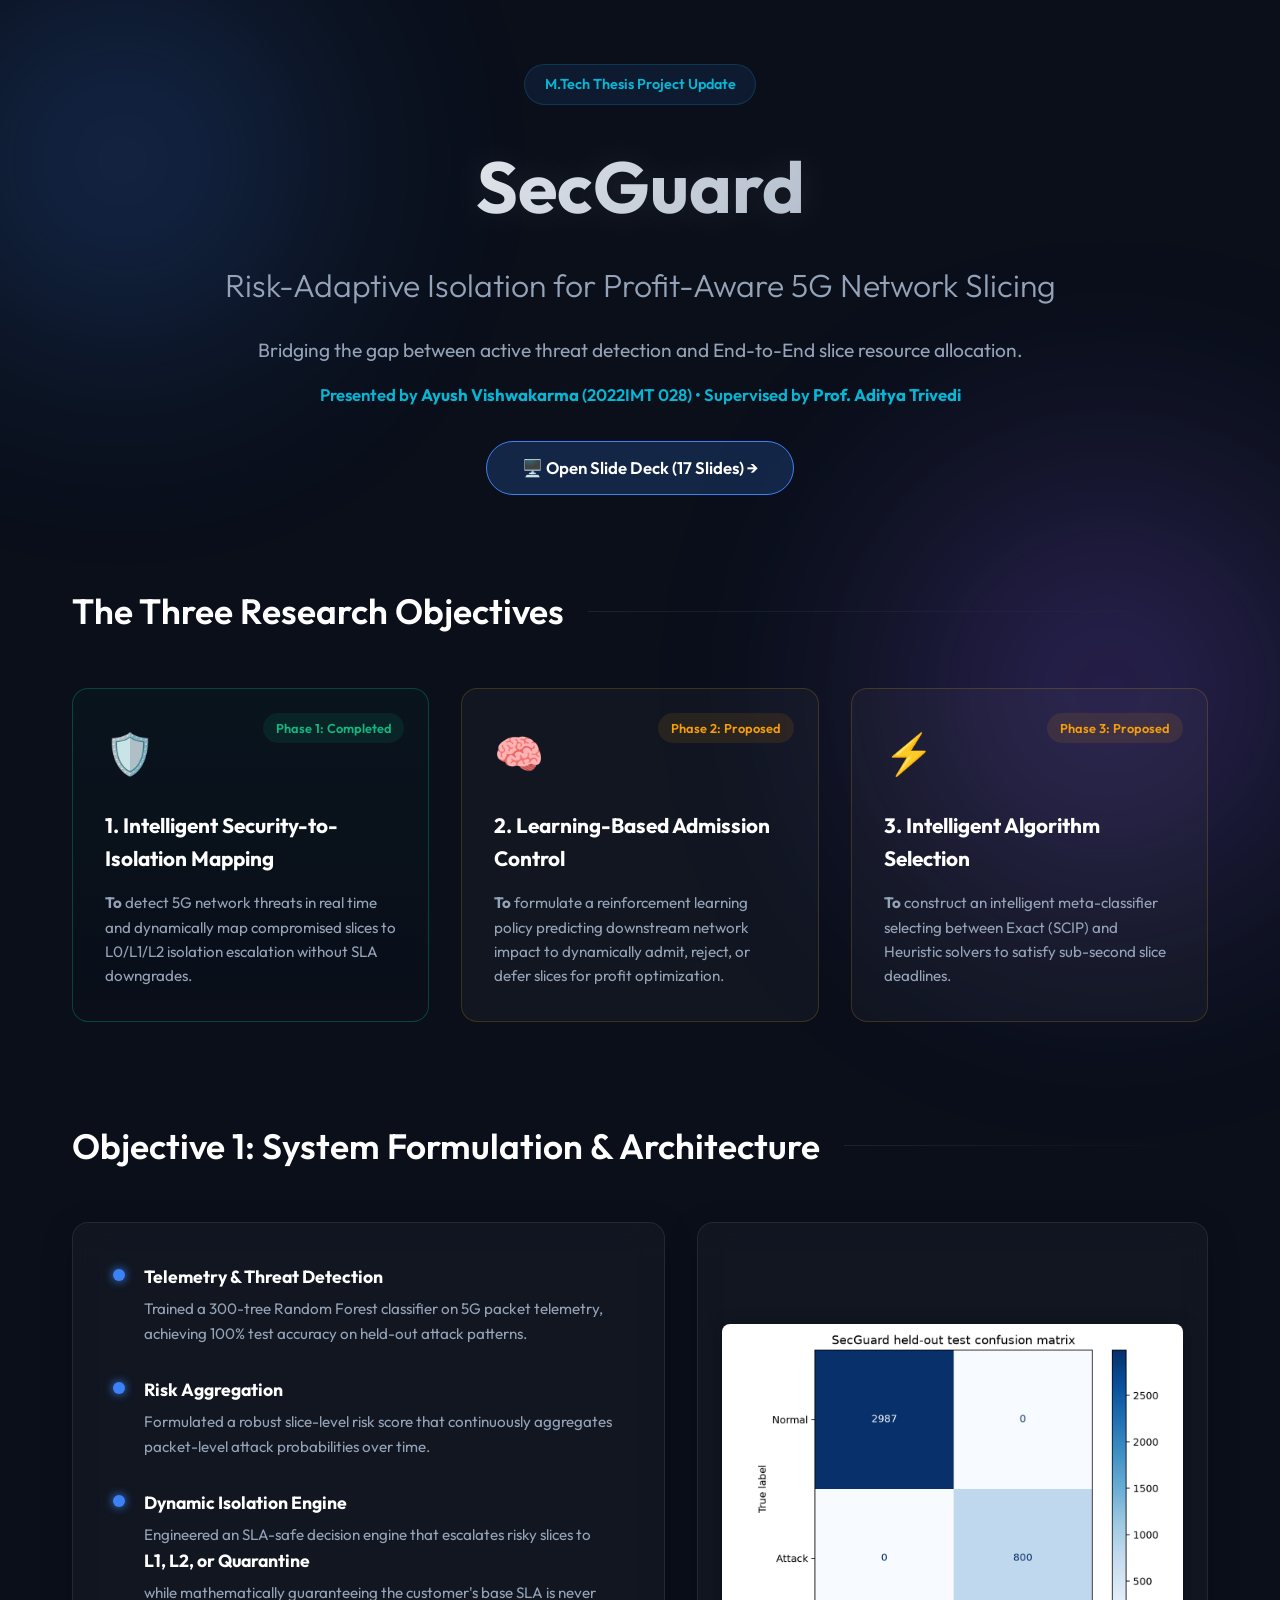
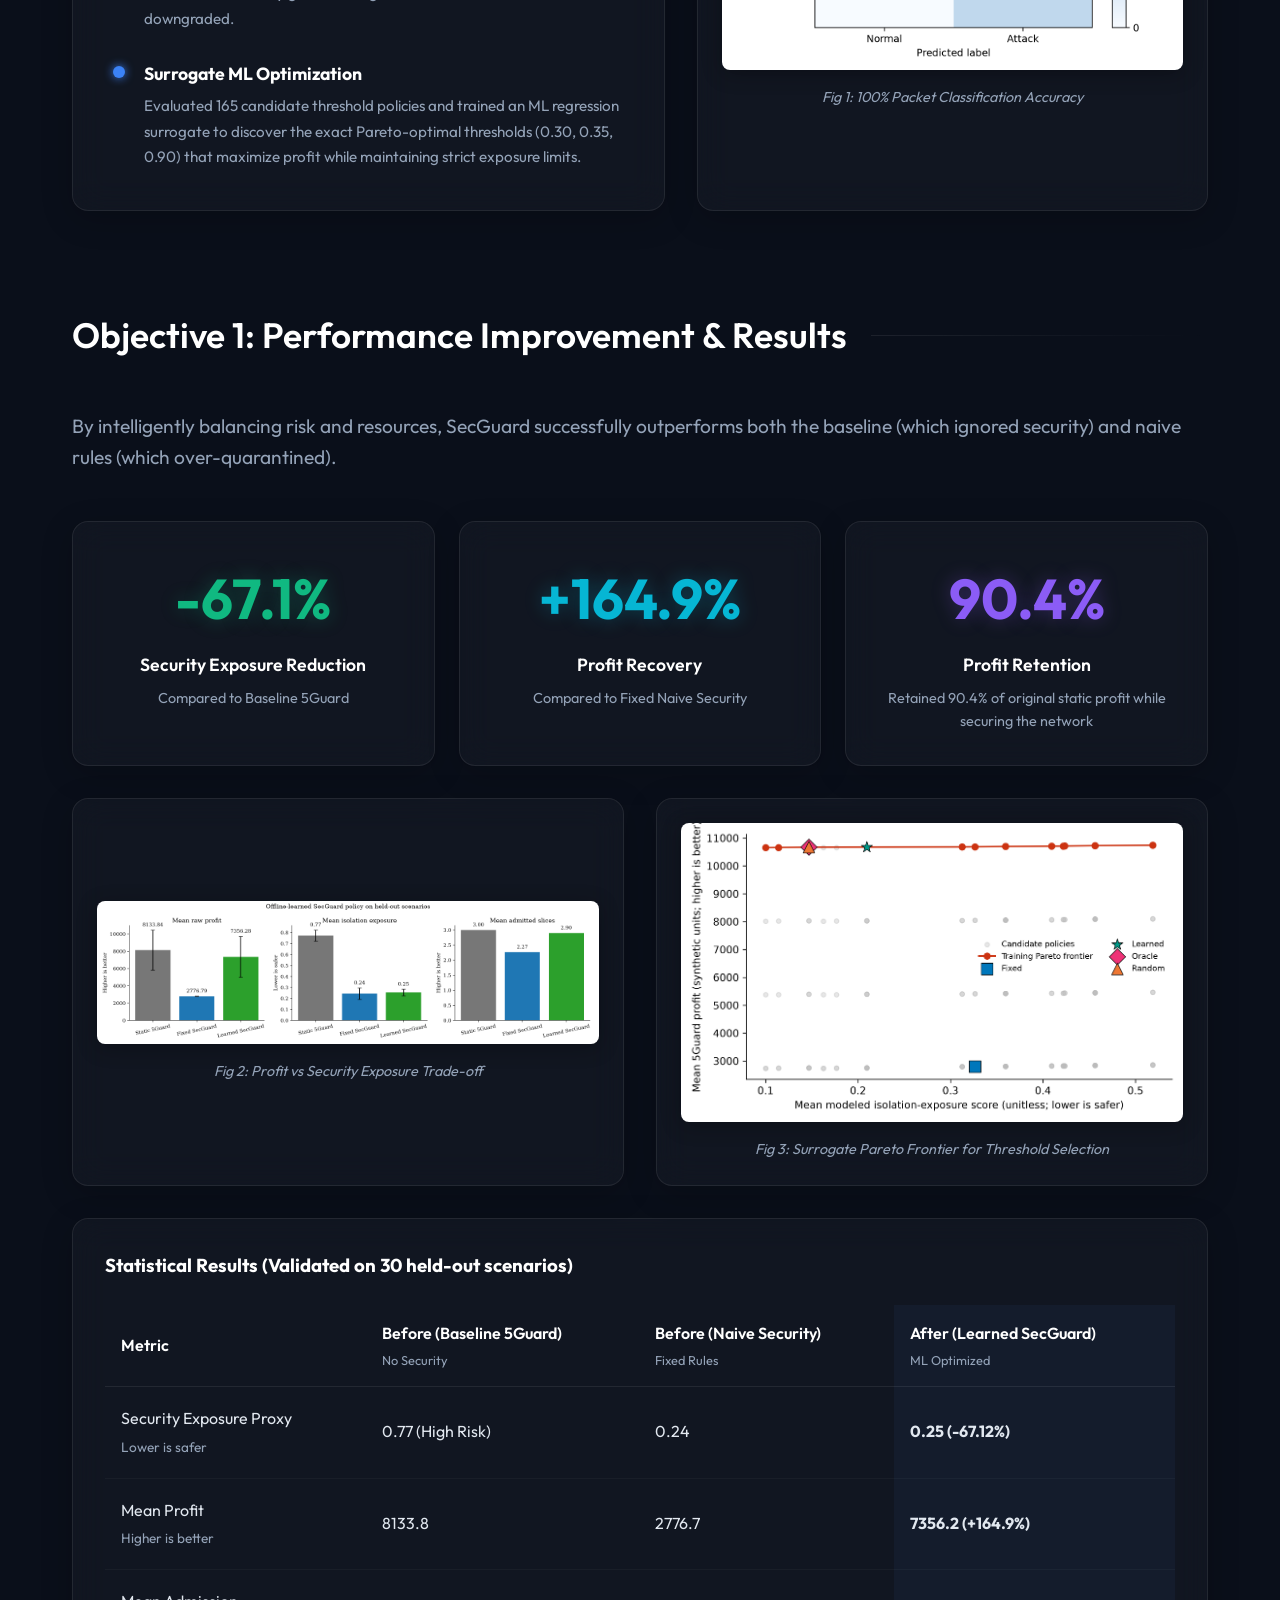
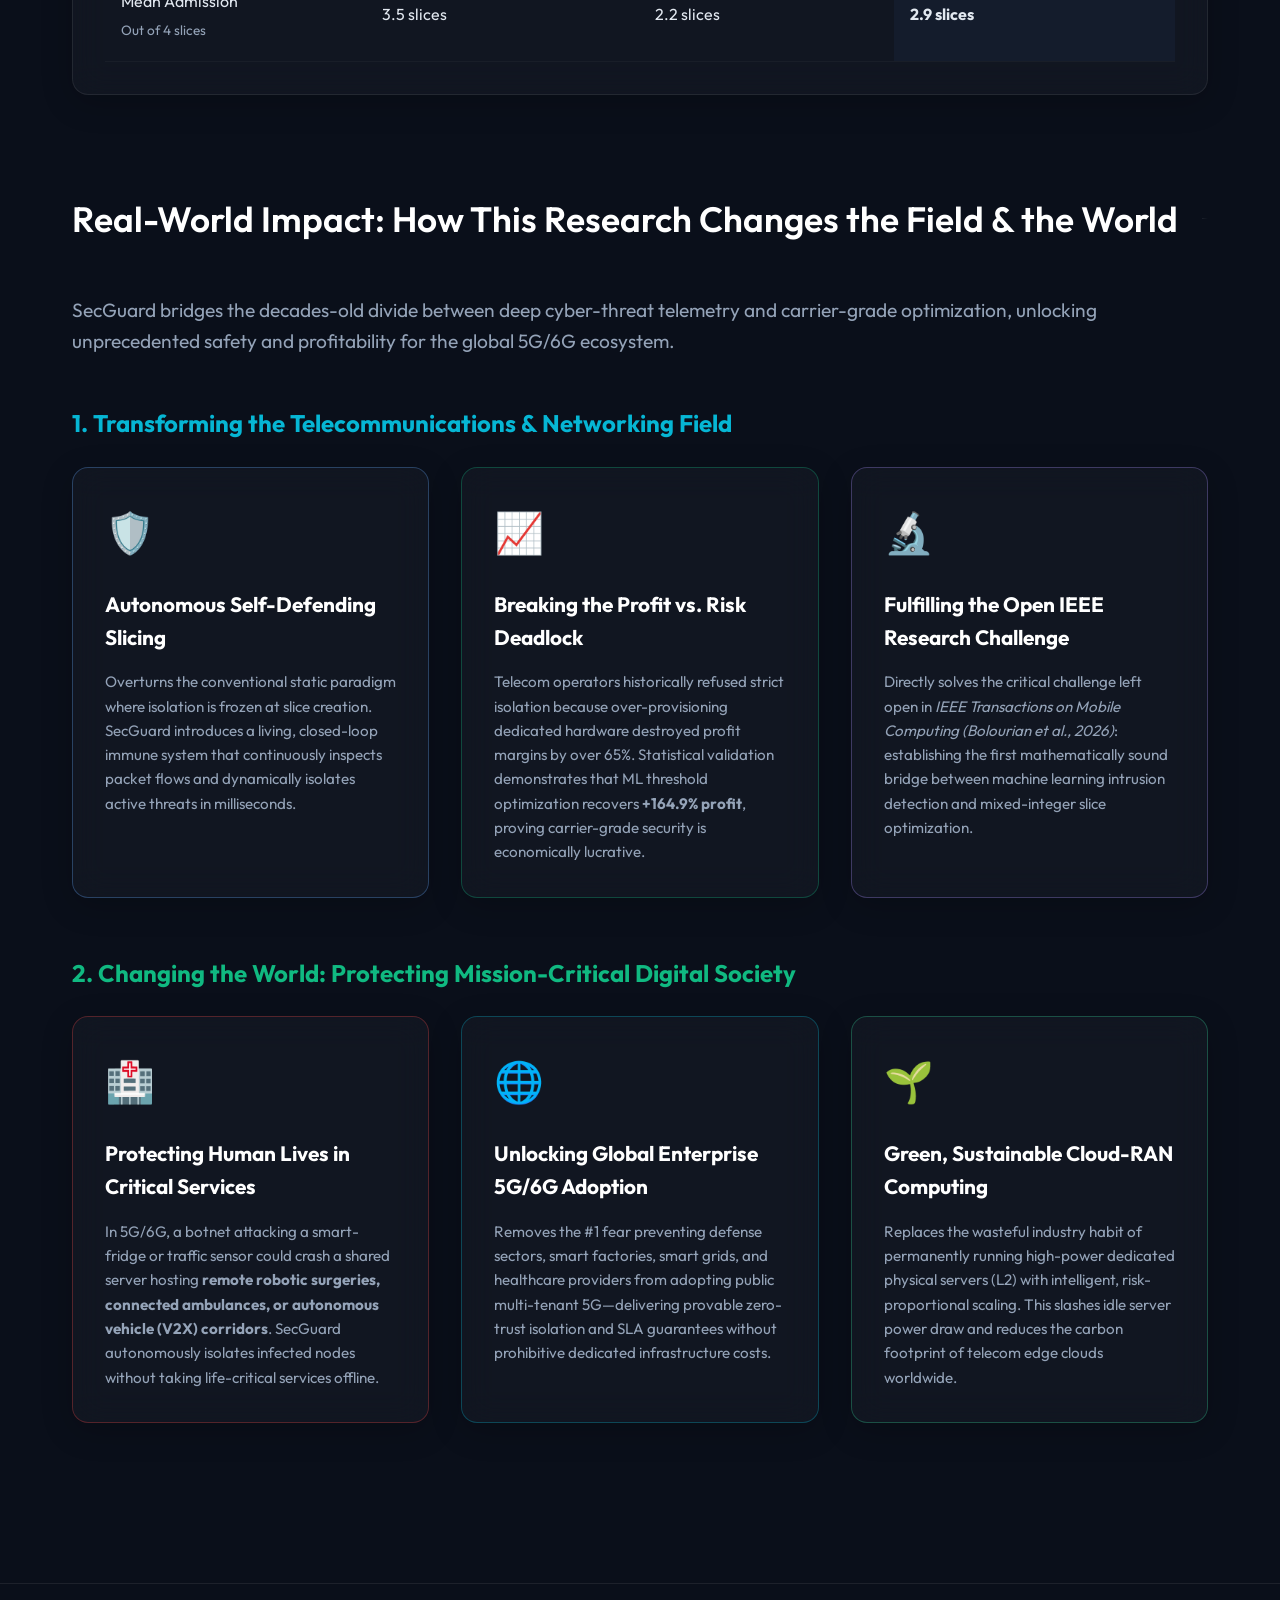
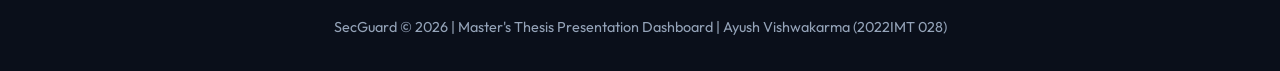
<file: presentation 1/index.html>
<!DOCTYPE html>
<html lang="en">
<head>
    <meta charset="UTF-8">
    <meta name="viewport" content="width=device-width, initial-scale=1.0">
    <title>SecGuard: M.Tech Presentation Dashboard</title>
    <link href="https://fonts.googleapis.com/css2?family=Outfit:wght@300;400;600;700&display=swap" rel="stylesheet">
    <link rel="stylesheet" href="styles.css">
</head>
<body>
    <!-- Background visual effects -->
    <div class="bg-glow bg-glow-left"></div>
    <div class="bg-glow bg-glow-right"></div>

    <!-- Hero Section -->
    <header class="hero fade-in">
        <div class="hero-content">
            <div class="tag">M.Tech Thesis Project Update</div>
            <h1 class="glow-text">SecGuard</h1>
            <h2>Risk-Adaptive Isolation for Profit-Aware 5G Network Slicing</h2>
            <p>Bridging the gap between active threat detection and End-to-End slice resource allocation.</p>
            <p style="margin-top: 1rem; color: var(--accent-cyan); font-weight: 600; font-size: 1.05rem;">
                Presented by <strong>Ayush Vishwakarma</strong> (2022IMT 028) &bull; Supervised by <strong>Prof. Aditya Trivedi</strong>
            </p>
            <div style="margin-top: 2rem;">
                <a href="slides.html" class="tag" style="font-size: 1.05rem; padding: 0.8rem 2.2rem; text-decoration: none; background: rgba(59, 130, 246, 0.2); border: 1px solid var(--accent-blue); color: #fff; display: inline-flex; align-items: center; gap: 0.6rem; cursor: pointer;">
                    🖥️ Open Slide Deck (17 Slides) &rarr;
                </a>
            </div>
        </div>
    </header>

    <main>
        <!-- The 3 Objectives Section -->
        <section id="objectives" class="section slide-up">
            <div class="section-header">
                <h2 class="section-title">The Three Research Objectives</h2>
                <div class="section-line"></div>
            </div>
            <div class="grid-3">
                <div class="card objective-card completed">
                    <div class="badge success">Phase 1: Completed</div>
                    <div class="card-icon">🛡️</div>
                    <h3>1. Intelligent Security-to-Isolation Mapping</h3>
                    <p><strong>To</strong> detect 5G network threats in real time and dynamically map compromised slices to L0/L1/L2 isolation escalation without SLA downgrades.</p>
                </div>
                <div class="card objective-card pending">
                    <div class="badge warning">Phase 2: Proposed</div>
                    <div class="card-icon">🧠</div>
                    <h3>2. Learning-Based Admission Control</h3>
                    <p><strong>To</strong> formulate a reinforcement learning policy predicting downstream network impact to dynamically admit, reject, or defer slices for profit optimization.</p>
                </div>
                <div class="card objective-card pending">
                    <div class="badge warning">Phase 3: Proposed</div>
                    <div class="card-icon">⚡</div>
                    <h3>3. Intelligent Algorithm Selection</h3>
                    <p><strong>To</strong> construct an intelligent meta-classifier selecting between Exact (SCIP) and Heuristic solvers to satisfy sub-second slice deadlines.</p>
                </div>
            </div>
        </section>

        <!-- Objective 1: Formulation & Architecture -->
        <section id="objective-1-architecture" class="section slide-up">
            <div class="section-header">
                <h2 class="section-title">Objective 1: System Formulation & Architecture</h2>
                <div class="section-line"></div>
            </div>
            <div class="flex-container">
                <div class="text-content glass-panel">
                    <ul class="feature-list">
                        <li>
                            <div class="bullet"></div>
                            <div>
                                <strong>Telemetry & Threat Detection</strong>
                                <span>Trained a 300-tree Random Forest classifier on 5G packet telemetry, achieving 100% test accuracy on held-out attack patterns.</span>
                            </div>
                        </li>
                        <li>
                            <div class="bullet"></div>
                            <div>
                                <strong>Risk Aggregation</strong>
                                <span>Formulated a robust slice-level risk score that continuously aggregates packet-level attack probabilities over time.</span>
                            </div>
                        </li>
                        <li>
                            <div class="bullet"></div>
                            <div>
                                <strong>Dynamic Isolation Engine</strong>
                                <span>Engineered an SLA-safe decision engine that escalates risky slices to <strong>L1, L2, or Quarantine</strong> while mathematically guaranteeing the customer's base SLA is never downgraded.</span>
                            </div>
                        </li>
                        <li>
                            <div class="bullet"></div>
                            <div>
                                <strong>Surrogate ML Optimization</strong>
                                <span>Evaluated 165 candidate threshold policies and trained an ML regression surrogate to discover the exact Pareto-optimal thresholds (0.30, 0.35, 0.90) that maximize profit while maintaining strict exposure limits.</span>
                            </div>
                        </li>
                    </ul>
                </div>
                <div class="image-content">
                    <div class="img-wrapper glass-panel">
                        <img src="assets/confusion_matrix.png" alt="Confusion Matrix">
                        <p class="caption">Fig 1: 100% Packet Classification Accuracy</p>
                    </div>
                </div>
            </div>
        </section>

        <!-- Objective 1: Improvements -->
        <section id="improvements" class="section slide-up">
            <div class="section-header">
                <h2 class="section-title">Objective 1: Performance Improvement & Results</h2>
                <div class="section-line"></div>
            </div>
            <p class="subtitle">By intelligently balancing risk and resources, SecGuard successfully outperforms both the baseline (which ignored security) and naive rules (which over-quarantined).</p>
            
            <div class="stats-grid">
                <div class="stat-card glass-panel highlight-green">
                    <div class="stat-number">-67.1%</div>
                    <div class="stat-label">Security Exposure Reduction</div>
                    <p class="stat-desc">Compared to Baseline 5Guard</p>
                </div>
                <div class="stat-card glass-panel highlight-blue">
                    <div class="stat-number">+164.9%</div>
                    <div class="stat-label">Profit Recovery</div>
                    <p class="stat-desc">Compared to Fixed Naive Security</p>
                </div>
                <div class="stat-card glass-panel highlight-purple">
                    <div class="stat-number">90.4%</div>
                    <div class="stat-label">Profit Retention</div>
                    <p class="stat-desc">Retained 90.4% of original static profit while securing the network</p>
                </div>
            </div>

            <div class="flex-container mt-4">
                <div class="image-content">
                    <div class="img-wrapper glass-panel hover-zoom">
                        <img src="assets/learned_policy_comparison.png" alt="Policy Comparison">
                        <p class="caption">Fig 2: Profit vs Security Exposure Trade-off</p>
                    </div>
                </div>
                <div class="image-content">
                    <div class="img-wrapper glass-panel hover-zoom">
                        <img src="assets/pareto_frontier.png" alt="Pareto Frontier">
                        <p class="caption">Fig 3: Surrogate Pareto Frontier for Threshold Selection</p>
                    </div>
                </div>
            </div>

            <div class="table-container mt-4 glass-panel">
                <h3>Statistical Results (Validated on 30 held-out scenarios)</h3>
                <div class="table-responsive">
                    <table class="styled-table">
                        <thead>
                            <tr>
                                <th>Metric</th>
                                <th>Before (Baseline 5Guard)<br><span class="sub">No Security</span></th>
                                <th>Before (Naive Security)<br><span class="sub">Fixed Rules</span></th>
                                <th class="highlight-col">After (Learned SecGuard)<br><span class="sub">ML Optimized</span></th>
                            </tr>
                        </thead>
                        <tbody>
                            <tr>
                                <td>Security Exposure Proxy<br><span class="sub-row">Lower is safer</span></td>
                                <td class="danger-text">0.77 (High Risk)</td>
                                <td>0.24</td>
                                <td class="success-text highlight-col"><strong>0.25 (-67.12%)</strong></td>
                            </tr>
                            <tr>
                                <td>Mean Profit<br><span class="sub-row">Higher is better</span></td>
                                <td>8133.8</td>
                                <td class="danger-text">2776.7</td>
                                <td class="success-text highlight-col"><strong>7356.2 (+164.9%)</strong></td>
                            </tr>
                            <tr>
                                <td>Mean Admission<br><span class="sub-row">Out of 4 slices</span></td>
                                <td>3.5 slices</td>
                                <td class="danger-text">2.2 slices</td>
                                <td class="success-text highlight-col"><strong>2.9 slices</strong></td>
                            </tr>
                        </tbody>
                    </table>
                </div>
            </div>
        </section>

        <!-- Real-World Impact Section -->
        <section id="real-world-impact" class="section slide-up">
            <div class="section-header">
                <h2 class="section-title">Real-World Impact: How This Research Changes the Field & the World</h2>
                <div class="section-line"></div>
            </div>
            <p class="subtitle">SecGuard bridges the decades-old divide between deep cyber-threat telemetry and carrier-grade optimization, unlocking unprecedented safety and profitability for the global 5G/6G ecosystem.</p>

            <h3 style="color: var(--accent-cyan); margin-bottom: 1.5rem; font-size: 1.5rem;">1. Transforming the Telecommunications & Networking Field</h3>
            <div class="grid-3" style="margin-bottom: 3.5rem;">
                <div class="card glass-panel" style="border-color: rgba(96, 165, 250, 0.3);">
                    <div class="card-icon">🛡️</div>
                    <h3>Autonomous Self-Defending Slicing</h3>
                    <p>Overturns the conventional static paradigm where isolation is frozen at slice creation. SecGuard introduces a living, closed-loop immune system that continuously inspects packet flows and dynamically isolates active threats in milliseconds.</p>
                </div>
                <div class="card glass-panel" style="border-color: rgba(16, 185, 129, 0.3);">
                    <div class="card-icon">📈</div>
                    <h3>Breaking the Profit vs. Risk Deadlock</h3>
                    <p>Telecom operators historically refused strict isolation because over-provisioning dedicated hardware destroyed profit margins by over 65%. Statistical validation demonstrates that ML threshold optimization recovers <strong>+164.9% profit</strong>, proving carrier-grade security is economically lucrative.</p>
                </div>
                <div class="card glass-panel" style="border-color: rgba(167, 139, 250, 0.3);">
                    <div class="card-icon">🔬</div>
                    <h3>Fulfilling the Open IEEE Research Challenge</h3>
                    <p>Directly solves the critical challenge left open in <em>IEEE Transactions on Mobile Computing (Bolourian et al., 2026)</em>: establishing the first mathematically sound bridge between machine learning intrusion detection and mixed-integer slice optimization.</p>
                </div>
            </div>

            <h3 style="color: var(--accent-emerald); margin-bottom: 1.5rem; font-size: 1.5rem;">2. Changing the World: Protecting Mission-Critical Digital Society</h3>
            <div class="grid-3">
                <div class="card glass-panel" style="border-color: rgba(239, 68, 68, 0.3);">
                    <div class="card-icon">🏥</div>
                    <h3>Protecting Human Lives in Critical Services</h3>
                    <p>In 5G/6G, a botnet attacking a smart-fridge or traffic sensor could crash a shared server hosting <strong>remote robotic surgeries, connected ambulances, or autonomous vehicle (V2X) corridors</strong>. SecGuard autonomously isolates infected nodes without taking life-critical services offline.</p>
                </div>
                <div class="card glass-panel" style="border-color: rgba(6, 182, 212, 0.3);">
                    <div class="card-icon">🌐</div>
                    <h3>Unlocking Global Enterprise 5G/6G Adoption</h3>
                    <p>Removes the #1 fear preventing defense sectors, smart factories, smart grids, and healthcare providers from adopting public multi-tenant 5G—delivering provable zero-trust isolation and SLA guarantees without prohibitive dedicated infrastructure costs.</p>
                </div>
                <div class="card glass-panel" style="border-color: rgba(52, 211, 153, 0.3);">
                    <div class="card-icon">🌱</div>
                    <h3>Green, Sustainable Cloud-RAN Computing</h3>
                    <p>Replaces the wasteful industry habit of permanently running high-power dedicated physical servers (L2) with intelligent, risk-proportional scaling. This slashes idle server power draw and reduces the carbon footprint of telecom edge clouds worldwide.</p>
                </div>
            </div>
        </section>
    </main>

    <footer>
        <p>SecGuard &copy; 2026 | Master's Thesis Presentation Dashboard | Ayush Vishwakarma (2022IMT 028)</p>
    </footer>

    <script src="app.js"></script>
</body>
</html>
</file>
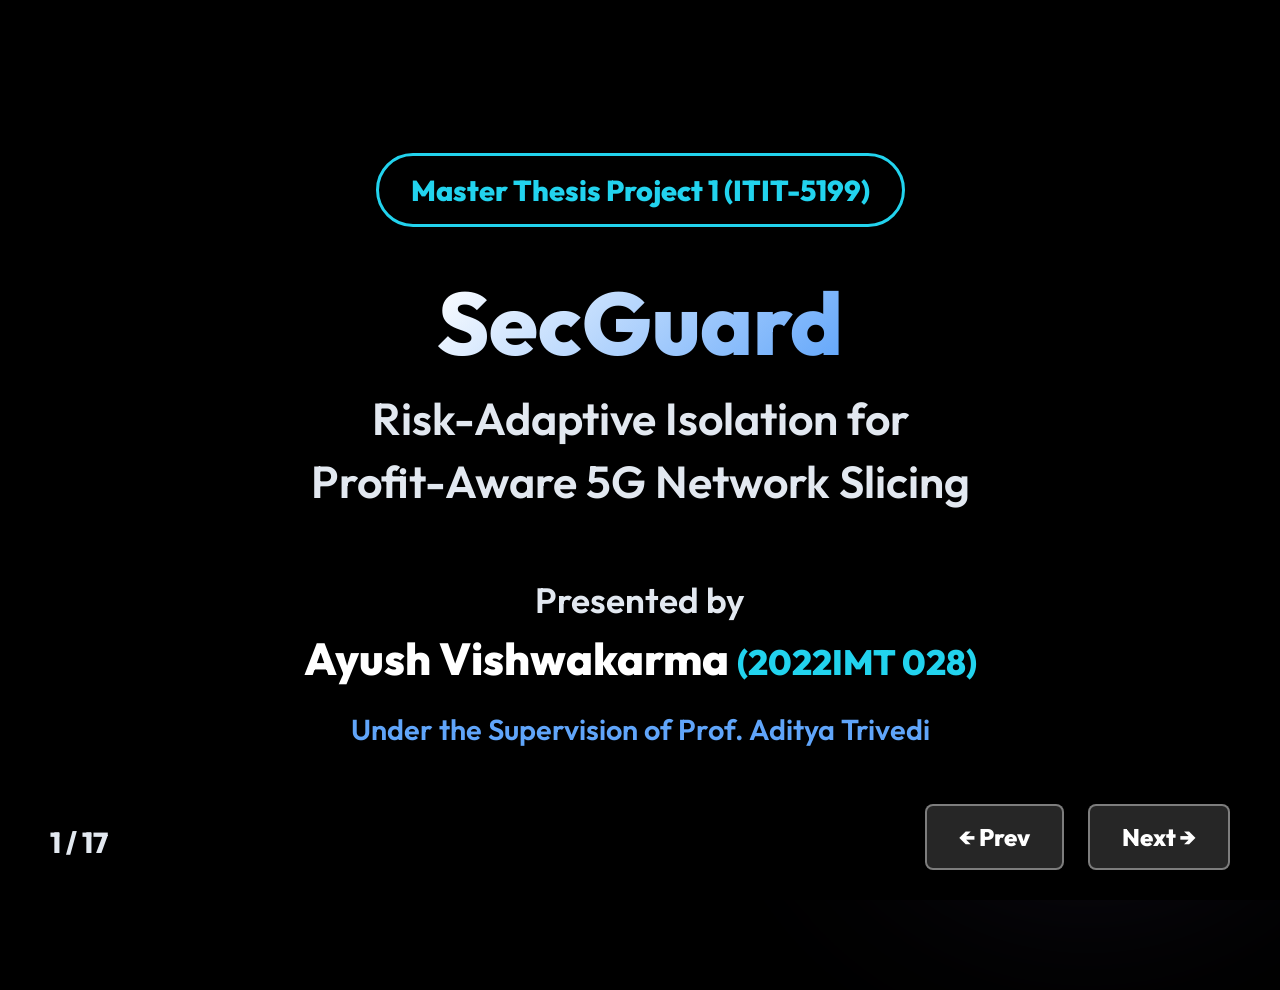
<file: presentation 1/slides.html>
<!DOCTYPE html>
<html lang="en">
<head>
    <meta charset="UTF-8">
    <meta name="viewport" content="width=device-width, initial-scale=1.0">
    <title>SecGuard Presentation</title>
    <link href="https://fonts.googleapis.com/css2?family=Outfit:wght@400;600;800&display=swap" rel="stylesheet">
    <style>
        :root {
            --bg-color: #000000;
            --slide-bg: rgba(255, 255, 255, 0.08);
            --border: rgba(255, 255, 255, 0.3);
            --text-main: #FFFFFF;
            --text-muted: #E2E8F0;
            --accent-blue: #60A5FA;
            --accent-emerald: #34D399;
            --accent-purple: #A78BFA;
            --accent-cyan: #22D3EE;
            --danger: #F87171;
        }

        * { margin: 0; padding: 0; box-sizing: border-box; }

        body {
            font-family: 'Outfit', sans-serif;
            background-color: var(--bg-color);
            color: var(--text-main);
            overflow: hidden;
            display: flex;
            justify-content: center;
            align-items: center;
            height: 100vh;
            width: 100vw;
        }

        .bg-glow-1 { position: absolute; top: -10%; left: -10%; width: 50vw; height: 50vw; background: radial-gradient(circle, rgba(96,165,250,0.2) 0%, transparent 60%); filter: blur(100px); z-index: 1; }
        .bg-glow-2 { position: absolute; bottom: -10%; right: -10%; width: 50vw; height: 50vw; background: radial-gradient(circle, rgba(167,139,250,0.2) 0%, transparent 60%); filter: blur(100px); z-index: 1; }

        #deck {
            position: relative;
            width: 100vw;
            height: 100vh;
            background: var(--bg-color);
            z-index: 10;
            overflow: hidden;
            display: flex;
        }

        .slide {
            position: absolute;
            top: 0; left: 0; right: 0; bottom: 0;
            padding: 5rem 8rem;
            display: flex;
            flex-direction: column;
            justify-content: center;
            opacity: 0;
            pointer-events: none;
            transition: opacity 0.4s ease-in-out, transform 0.4s ease-in-out;
            transform: translateX(100px);
        }

        .slide.active { opacity: 1; pointer-events: auto; transform: translateX(0); }
        .slide.past { transform: translateX(-100px); }

        h1, h2, h3, h4 { color: #ffffff; font-weight: 800; }
        
        .title-slide h1 {
            font-size: 6rem;
            margin-bottom: 2rem;
            line-height: 1.1;
            background: linear-gradient(135deg, #fff, var(--accent-blue));
            -webkit-background-clip: text;
            -webkit-text-fill-color: transparent;
        }
        .title-slide h2 { font-size: 3rem; color: var(--text-muted); font-weight: 600; line-height: 1.3; }
        .title-slide .tag {
            display: inline-block; padding: 1rem 2rem; border: 3px solid var(--accent-cyan);
            border-radius: 50px; color: var(--accent-cyan); margin-bottom: 3rem;
            font-size: 1.8rem; font-weight: 800;
        }

        .slide-header {
            font-size: 3.8rem;
            margin-bottom: 3rem;
            border-bottom: 4px solid var(--border);
            padding-bottom: 1.5rem;
        }
        
        .content { font-size: 2.2rem; line-height: 1.5; font-weight: 600; }
        .content ul { padding-left: 3rem; margin-top: 1.5rem; }
        .content li { margin-bottom: 1.8rem; }
        .content strong { color: var(--accent-blue); font-weight: 800; }
        .content .highlight-green { color: var(--accent-emerald); font-weight: 800; }
        
        .split { display: flex; gap: 4rem; height: 100%; align-items: center; }
        .split > div { flex: 1; }
        
        .card-grid {
            display: grid;
            grid-template-columns: 1fr 1fr 1fr;
            gap: 3rem;
            margin-top: 3rem;
        }
        .card {
            background: var(--slide-bg);
            border: 3px solid var(--border);
            padding: 2.5rem;
            border-radius: 16px;
            text-align: left;
        }
        .card h3 { color: var(--accent-cyan); margin-bottom: 1rem; font-size: 2.5rem; }
        .card p { font-size: 1.8rem; color: #FFFFFF; font-weight: 600; line-height: 1.4; }

        .img-box {
            background: var(--slide-bg);
            padding: 2rem;
            border-radius: 16px;
            border: 3px solid var(--border);
            text-align: center;
        }
        .img-box img { max-width: 100%; max-height: 500px; border-radius: 8px; }
        .img-box h3 { font-size: 2.5rem; margin-bottom: 1rem; }
        .img-box p { font-size: 1.8rem; font-weight: 600; }

        .controls {
            position: absolute;
            bottom: 30px;
            right: 50px;
            display: flex;
            gap: 1.5rem;
            z-index: 100;
        }
        .controls button {
            background: rgba(255,255,255,0.15);
            border: 2px solid rgba(255,255,255,0.4);
            color: #fff;
            padding: 1rem 2rem;
            border-radius: 8px;
            cursor: pointer;
            font-family: 'Outfit', sans-serif;
            font-size: 1.5rem;
            font-weight: 800;
            transition: all 0.2s;
        }
        .controls button:hover { background: rgba(255,255,255,0.3); }
        .slide-counter { position: absolute; bottom: 40px; left: 50px; color: var(--text-muted); z-index: 100; font-size: 1.8rem; font-weight: 800; }
        
        table { width: 100%; border-collapse: collapse; margin-top: 2rem; font-size: 1.8rem; font-weight: 600; }
        th { text-align: left; padding: 1.5rem; border-bottom: 4px solid var(--border); color: #fff; font-size: 2.2rem; font-weight: 800; }
        td { padding: 1.5rem; border-bottom: 2px solid rgba(255,255,255,0.2); color: var(--text-main); }
    
    @media print {
        @page {
            size: 1920px 1080px;
            margin: 0;
        }
        html, body {
            width: 1920px !important;
            height: auto !important;
            overflow: visible !important;
            background: #000000 !important;
            -webkit-print-color-adjust: exact !important;
            print-color-adjust: exact !important;
        }
        .bg-glow-1, .bg-glow-2, .controls, .slide-counter {
            display: none !important;
        }
        #deck {
            display: block !important;
            position: relative !important;
            width: 1920px !important;
            height: auto !important;
            overflow: visible !important;
            background: #000000 !important;
        }
        .slide {
            position: relative !important;
            width: 1920px !important;
            height: 1080px !important;
            min-height: 1080px !important;
            max-height: 1080px !important;
            page-break-after: always !important;
            break-after: page !important;
            page-break-inside: avoid !important;
            break-inside: avoid !important;
            opacity: 1 !important;
            transform: none !important;
            pointer-events: auto !important;
            display: flex !important;
            flex-direction: column !important;
            justify-content: center !important;
            box-sizing: border-box !important;
            padding: 5rem 8rem !important;
            background: #000000 !important;
            -webkit-print-color-adjust: exact !important;
            print-color-adjust: exact !important;
        }
    }

    </style>
</head>
<body>

    <div class="bg-glow-1"></div>
    <div class="bg-glow-2"></div>

    <div id="deck">
        
        <!-- SLIDE 1 -->
        <div class="slide title-slide active" style="text-align: center; align-items: center;">
            <div class="tag">Master Thesis Project 1 (ITIT-5199)</div>
            <h1 style="font-size: 5.5rem; margin-bottom: 1rem;">SecGuard</h1>
            <h2 style="font-size: 2.8rem; line-height: 1.4;">Risk-Adaptive Isolation for<br>Profit-Aware 5G Network Slicing</h2>
            <div style="margin-top: 4rem; text-align: center;">
                <p style="font-size: 2.2rem; font-weight: 600; color: var(--text-muted);">Presented by</p>
                <p style="font-size: 2.8rem; font-weight: 800; color: #fff; margin-top: 0.5rem;">Ayush Vishwakarma <span style="font-size: 2.2rem; color: var(--accent-cyan);">(2022IMT 028)</span></p>
                <p style="font-size: 1.8rem; font-weight: 600; color: var(--accent-blue); margin-top: 1.5rem;">Under the Supervision of Prof. Aditya Trivedi</p>
            </div>
        </div>

        <!-- SLIDE 2 -->
        <div class="slide">
            <div class="slide-header">The Core Problem in 5G Network Slicing</div>
            <div class="content">
                <ul>
                    <li style="margin-bottom: 2rem;"><strong>One Physical Network, Many Users:</strong> 5G uses "Network Slicing" to carve up a single physical network (cell towers, fiber cables, servers) into separate virtual networks for different companies.</li>
                    <li style="margin-bottom: 2rem;"><strong>Completely Different Needs on the Same System:</strong>
                        <ul style="margin-top: 1rem; font-size: 2rem;">
                            <li style="margin-bottom: 1rem;"><strong>Cheap & Basic Users:</strong> Simple devices (smart meters, sensors) that only need an inexpensive, low-bandwidth connection.</li>
                            <li><strong>Life-Critical Users:</strong> High-priority services (remote robotic surgery, connected ambulances, self-driving cars) that require 100% reliability and strict security.</li>
                        </ul>
                    </li>
                    <li style="margin-bottom: 2rem;"><strong>The Danger of Sharing:</strong> Because both types of users run on the exact same physical servers, a cyber-attack on a cheap, unprotected device can spread across the server and compromise the critical service next to it.</li>
                </ul>
            </div>
        </div>

        <!-- SLIDE 3 -->
        <div class="slide">
            <div class="slide-header">The Dilemma: Cutting Costs vs. Staying Safe</div>
            <div class="content">
                <ul>
                    <li style="margin-bottom: 2rem;"><strong>Maximizing Profits:</strong> To make money, telecom companies want to pack as many customers as possible onto the same physical servers.</li>
                    <li style="margin-bottom: 2rem;"><strong>The Security Threat:</strong> Sharing server hardware means an infection in one cheap slice can slow down, spy on, or crash neighboring slices.</li>
                    <li style="margin-bottom: 2rem;"><strong>Why Buying More Servers Fails:</strong> Giving every single customer their own separate physical hardware is 100% safe, but it is far too expensive and bankrupts the operator.</li>
                    <li style="margin-bottom: 2rem;"><strong>The Unsolved Question:</strong> How can the network isolate infected customers in real time without wasting money on permanent, expensive hardware?</li>
                </ul>
            </div>
        </div>

        <!-- SLIDE 4 -->
        <div class="slide">
            <div class="slide-header">The Baseline Solution: 5Guard (IEEE 2026)</div>
            <div class="content">
                <p style="font-size: 2rem; color: var(--accent-cyan); margin-bottom: 2rem;"><em>Foundation: 5Guard (Bolourian et al., IEEE TMC 2026)</em></p>
                <ul>
                    <li style="margin-bottom: 2rem;"><strong>Choose Your Security Level:</strong> 5Guard introduced <em>Isolation Levels as a Service (ILaaS)</em>, allowing customers to choose how much protection they want when they sign up.</li>
                    <li style="margin-bottom: 2rem;"><strong>Tiered Pricing:</strong> Customers pay different prices depending on whether they share servers with others or get dedicated hardware.</li>
                    <li style="margin-bottom: 2rem;"><strong>End-to-End Placement:</strong> 5Guard uses mathematical optimization to place these slices across cell towers, transport networks, and cloud servers to maximize operator profit.</li>
                </ul>
            </div>
        </div>

        <!-- SLIDE 5 -->
        <div class="slide">
            <div class="slide-header">The Three Levels of Security in 5G</div>
            <div class="content">
                <div class="card-grid">
                    <div class="card">
                        <h3 style="font-size: 2.4rem;">Level 0 (Shared)</h3>
                        <p style="font-size: 1.7rem; line-height: 1.5;">Customers share the same processor and memory with everyone else. Lowest cost, but highest risk if someone gets hacked.</p>
                    </div>
                    <div class="card">
                        <h3 style="font-size: 2.4rem;">Level 1 (Virtual)</h3>
                        <p style="font-size: 1.7rem; line-height: 1.5;">Puts a Virtual Machine around the customer to create a software wall. Moderate cost, and blocks basic malware from spreading.</p>
                    </div>
                    <div class="card">
                        <h3 style="font-size: 2.4rem;">Level 2 (Physical)</h3>
                        <p style="font-size: 1.7rem; line-height: 1.5;">Gives the customer dedicated physical CPU cores that nobody else can touch. Maximum security, but highest hardware cost.</p>
                    </div>
                </div>
            </div>
        </div>

        <!-- SLIDE 6 -->
        <div class="slide">
            <div class="slide-header">The Math Problem: The Giant Jigsaw Puzzle</div>
            <div class="content">
                <p style="margin-bottom: 2rem;">
                    A 5G network spans thousands of cell towers, optical links, and servers. 5Guard formulates this as a 
                    <strong>Mixed-Integer Programming (MIP)</strong> question with a vast number of independent variables:
                </p>
                <div class="card-grid">
                    <div class="card">
                        <h3 style="font-size: 2.2rem; margin-bottom: 0.8rem;">Binary Variables</h3>
                        <p style="font-size: 1.5rem; color: var(--accent-cyan); font-weight: 800; margin-bottom: 0.6rem;">Discrete Yes / No Choices (0 or 1)</p>
                        <p style="font-size: 1.5rem; line-height: 1.4;">Which exact physical server, cell tower frequency PRB slot, and optical fiber wavelength hosts each slice.</p>
                    </div>
                    <div class="card">
                        <h3 style="font-size: 2.2rem; margin-bottom: 0.8rem;">Continuous Variables</h3>
                        <p style="font-size: 1.5rem; color: var(--accent-emerald); font-weight: 800; margin-bottom: 0.6rem;">Exact Sizing (&ge; 0)</p>
                        <p style="font-size: 1.5rem; line-height: 1.4;">How much CPU compute power (MIPS) and network bandwidth capacity (Gbps) to allocate.</p>
                    </div>
                    <div class="card">
                        <h3 style="font-size: 2.2rem; margin-bottom: 0.8rem;">The Optimization Goal</h3>
                        <p style="font-size: 1.5rem; color: var(--accent-blue); font-weight: 800; margin-bottom: 0.6rem;">Maximum Profit Under Security</p>
                        <p style="font-size: 1.5rem; line-height: 1.4;">Arrange all L0, L1, and L2 customers to satisfy requested security while maximizing total network profit.</p>
                    </div>
                </div>
                <div style="margin-top: 1.8rem; background: rgba(96,165,250,0.1); border: 2px solid var(--accent-blue); border-radius: 12px; padding: 1.2rem 2rem;">
                    <p style="font-size: 1.8rem; font-weight: 800; color: #fff; margin-bottom: 0.4rem;">
                        <span style="color: var(--accent-cyan);">Objective Function:</span> Maximize Profit = &sum; Revenue(r) &minus; (&gamma;<sup>dep</sup> + &gamma;<sup>vio</sup> + &gamma;<sup>mig</sup> + &gamma;<sup>ovh</sup>)
                    </p>
                    <p style="font-size: 1.4rem; color: var(--text-muted); font-weight: 500;">
                        Profit = <strong>Tenant Subscription Revenue</strong> &minus; (<strong>Deployment Cost</strong> &gamma;<sup>dep</sup> + <strong>SLA Penalties</strong> &gamma;<sup>vio</sup> + <strong>Migration Cost</strong> &gamma;<sup>mig</sup> + <strong>Virtualization Overhead</strong> &gamma;<sup>ovh</sup>).
                    </p>
                </div>
            </div>
        </div>

        <!-- SLIDE 7 -->
        <div class="slide">
            <div class="slide-header">5Guard: Finding the Best Setup</div>
            <div class="content">
                <p style="margin-bottom: 1.5rem;">Solving this NP-hard Mixed-Integer Program (MIP) exactly takes too long for real-time 5G deadlines. So, 5Guard uses an ensemble of algorithms:</p>
                <ul>
                    <li style="margin-bottom: 1.5rem;"><strong>Exact Math (MIP Solver):</strong> Uses SCIP to find the provably optimal allocation, but is slow on large networks.</li>
                    <li style="margin-bottom: 1.5rem;"><strong>Smart Heuristics (IAR / DTR):</strong> Highly effective algorithms that balance isolation, revisitation, and speed.</li>
                    <li style="margin-bottom: 1.5rem;"><strong>Fast Heuristics:</strong> Ultra-fast execution for strict, millisecond-level slice deadlines.</li>
                </ul>
                <p style="margin-top: 2rem; color: var(--accent-cyan);"><em>5Guard runs these methods in parallel and picks the best answer that finishes within the slice deadline.</em></p>
            </div>
        </div>

        <!-- SLIDE 8 -->
        <div class="slide">
            <div class="slide-header">The Big Problem with 5Guard</div>
            <div class="content split">
                <div>
                    <ul>
                        <li><strong>Blind to Hackers:</strong> 5Guard only sets security when a customer joins, and never changes it.</li>
                        <li><strong>No Defense:</strong> If a customer asks for a cheap (L0) network and gets hacked later, 5Guard does nothing.</li>
                        <li><strong>Wasting Money:</strong> To be safe, companies just buy the expensive L2 security all the time, wasting huge amounts of money.</li>
                    </ul>
                </div>
                <div class="card" style="border-color: var(--danger);">
                    <h3 style="color: var(--danger); font-size: 3rem;">The Gap</h3>
                    <p style="margin-top: 1rem;">The original authors said: <br><br><em>"Translating security requirements into isolation levels is left for future work."</em></p>
                </div>
            </div>
        </div>

        <!-- SLIDE 9 -->
        <div class="slide">
            <div class="slide-header" style="margin-bottom: 1.5rem; padding-bottom: 0.8rem;">5Guard Algorithm Ensemble: Trade-Off Analysis</div>
            <div class="content">
                <p style="margin-bottom: 1rem; font-size: 1.9rem;">Comparative evaluation of optimization methods running concurrently in the 5Guard parallel ensemble:</p>
                <div style="background: var(--slide-bg); border: 2px solid var(--border); border-radius: 14px; padding: 0.8rem 1.8rem; box-shadow: 0 8px 32px rgba(0,0,0,0.4);">
                    <table style="width: 100%; border-collapse: collapse; margin-top: 0; font-size: 1.6rem;">
                        <thead>
                            <tr style="border-bottom: 3px solid var(--border);">
                                <th style="padding: 0.6rem 0.8rem; color: var(--accent-cyan); font-size: 1.8rem; width: 23%;">Algorithm</th>
                                <th style="padding: 0.6rem 0.8rem; color: #FFFFFF; font-size: 1.8rem; width: 25%;">Strategy</th>
                                <th style="padding: 0.6rem 0.8rem; color: var(--accent-blue); font-size: 1.8rem; width: 17%;">Time</th>
                                <th style="padding: 0.6rem 0.8rem; color: var(--accent-emerald); font-size: 1.8rem; width: 14%;">Quality</th>
                                <th style="padding: 0.6rem 0.8rem; color: var(--accent-purple); font-size: 1.8rem; width: 21%;">When It Wins</th>
                            </tr>
                        </thead>
                        <tbody>
                            <tr>
                                <td style="padding: 0.55rem 0.8rem; line-height: 1.2;">
                                    <span style="font-weight: 800; color: var(--accent-cyan); font-size: 1.7rem;">OPT (SCIP)</span><br>
                                    <span style="font-size: 1.25rem; color: var(--text-muted); font-weight: 500;">Exact Optimal Solver</span>
                                </td>
                                <td style="padding: 0.55rem 0.8rem;">Branch-and-Cut MILP</td>
                                <td style="padding: 0.55rem 0.8rem; color: var(--danger); font-weight: 700;">High (100ms – mins)</td>
                                <td style="padding: 0.55rem 0.8rem; color: var(--accent-emerald); font-weight: 800;">100% (Optimal)</td>
                                <td style="padding: 0.55rem 0.8rem;">Small networks or generous deadlines</td>
                            </tr>
                            <tr>
                                <td style="padding: 0.55rem 0.8rem; line-height: 1.2;">
                                    <span style="font-weight: 800; color: var(--accent-cyan); font-size: 1.7rem;">IAR</span><br>
                                    <span style="font-size: 1.25rem; color: var(--text-muted); font-weight: 500;">Isolation-Aware Ranking</span>
                                </td>
                                <td style="padding: 0.55rem 0.8rem;">Greedy BFS + Isolation Ranking</td>
                                <td style="padding: 0.55rem 0.8rem; color: #FBBF24; font-weight: 700;">Medium (20 – 50ms)</td>
                                <td style="padding: 0.55rem 0.8rem; color: var(--accent-emerald); font-weight: 800;">~96% (Near-Optimal)</td>
                                <td style="padding: 0.55rem 0.8rem;">Standard multi-tenant workloads</td>
                            </tr>
                            <tr>
                                <td style="padding: 0.55rem 0.8rem; line-height: 1.2;">
                                    <span style="font-weight: 800; color: var(--accent-cyan); font-size: 1.7rem;">DTR</span><br>
                                    <span style="font-size: 1.25rem; color: var(--text-muted); font-weight: 500;">Deterministic Rounding</span>
                                </td>
                                <td style="padding: 0.55rem 0.8rem;">Multi-path Latency Relaxation</td>
                                <td style="padding: 0.55rem 0.8rem; color: var(--accent-emerald); font-weight: 700;">Fast (10 – 30ms)</td>
                                <td style="padding: 0.55rem 0.8rem; font-weight: 700;">~90%</td>
                                <td style="padding: 0.55rem 0.8rem;">High network congestion &amp; IoT slices</td>
                            </tr>
                            <tr>
                                <td style="padding: 0.55rem 0.8rem; line-height: 1.2;">
                                    <span style="font-weight: 800; color: var(--accent-cyan); font-size: 1.7rem;">Fast / RNR</span><br>
                                    <span style="font-size: 1.25rem; color: var(--text-muted); font-weight: 500;">Randomized Rounding</span>
                                </td>
                                <td style="padding: 0.55rem 0.8rem;">One-shot First-Fit</td>
                                <td style="padding: 0.55rem 0.8rem; color: var(--accent-emerald); font-weight: 800;">Ultra-fast (1 – 5ms)</td>
                                <td style="padding: 0.55rem 0.8rem; color: var(--text-muted); font-weight: 700;">~82% (Acceptable)</td>
                                <td style="padding: 0.55rem 0.8rem;">Emergency deadline timeout prevention</td>
                            </tr>
                        </tbody>
                    </table>
                    <div style="margin-top: 0.8rem; padding-top: 0.6rem; border-top: 1px solid rgba(255,255,255,0.15); font-size: 1.3rem; color: var(--text-muted); display: flex; justify-content: space-between; flex-wrap: wrap; gap: 1rem;">
                        <span><strong>SCIP:</strong> Solving Constraint Integer Programs</span>
                        <span><strong>MILP:</strong> Mixed-Integer Linear Program</span>
                        <span><strong>BFS:</strong> Breadth-First Search</span>
                    </div>
                </div>
                <p style="margin-top: 1.2rem; font-size: 1.6rem; color: var(--accent-cyan); font-weight: 700;">
                    <em>Operational Takeaway: Running these algorithms concurrently ensures the system never drops requests due to admission timeouts while capturing maximum possible profit.</em>
                </p>
            </div>
        </div>

        <!-- SLIDE 10 -->
        <div class="slide title-slide" style="text-align: center; align-items: center; justify-content: center;">
            <div class="tag">Proposed Framework</div>
            <h1 style="font-size: 8rem;">Enter SecGuard</h1>
            <h2 style="font-size: 3.5rem;">Risk-Adaptive Closed-Loop Isolation for Profit-Aware 5G Slicing</h2>
        </div>

        <!-- SLIDE 11 -->
        <div class="slide">
            <div class="slide-header">Research Scope: Three Core Objectives</div>
            <div class="content">
                <div class="card-grid">
                    <div class="card" style="border-color: var(--accent-emerald);">
                        <h3 style="color: var(--accent-emerald);">1. Threat-to-Isolation Mapping</h3>
                        <p><strong>To</strong> detect 5G network attacks in real time and dynamically map compromised slices to L0/L1/L2 isolation escalation while preserving baseline customer SLAs.</p>
                        <p style="font-size: 1.2rem; margin-top:1.5rem; color:var(--accent-emerald);">[Completed Phase]</p>
                    </div>
                    <div class="card">
                        <h3>2. Predictive Admission Control</h3>
                        <p><strong>To</strong> formulate a reinforcement learning policy predicting downstream network impact to dynamically admit, reject, or defer slices for long-term profit optimization.</p>
                        <p style="font-size: 1.2rem; margin-top:1.5rem; color:var(--accent-blue);">[Proposed Phase 2]</p>
                    </div>
                    <div class="card">
                        <h3>3. Meta-Algorithm Selection</h3>
                        <p><strong>To</strong> construct an intelligent meta-classifier routing requests between Exact (SCIP) and Heuristic solvers to satisfy strict sub-second slice deadlines.</p>
                        <p style="font-size: 1.2rem; margin-top:1.5rem; color:var(--accent-blue);">[Proposed Phase 3]</p>
                    </div>
                </div>
            </div>
        </div>

        <!-- SLIDE 12 -->
        <div class="slide">
            <div class="slide-header">Objective 1: System Architecture & Formulation</div>
            <div class="content split">
                <div>
                    <ol style="padding-left: 2rem;">
                        <li style="margin-bottom: 1.5rem;"><strong>Packet Telemetry Classification:</strong> 300-tree Random Forest trained on 5G telemetry; achieves 100% test accuracy on held-out attack flows.</li>
                        <li style="margin-bottom: 1.5rem;"><strong>Temporal Risk Aggregation:</strong> Mathematical formulation aggregating sliding-window attack probabilities into a continuous slice risk metric (0.0 to 1.0).</li>
                        <li style="margin-bottom: 1.5rem;"><strong>Risk-Adaptive Escalation:</strong> Autonomous policy engine dynamically re-mapping slices to L1, L2, or Quarantine upon threshold breach.</li>
                        <li style="margin-bottom: 1.5rem;"><strong>SLA Preservation Guarantee:</strong> Provable non-downgrade constraint guaranteeing customer baseline SLAs are strictly maintained.</li>
                    </ol>
                </div>
                <div class="img-box">
                    <img src="assets/confusion_matrix.png" alt="Confusion Matrix">
                    <p style="margin-top: 1rem;">100% Test Accuracy on 5G Attack Patterns</p>
                </div>
            </div>
        </div>

        <!-- SLIDE 13 -->
        <div class="slide">
            <div class="slide-header">Objective 1: ML-Based Policy Optimization</div>
            <div class="content split">
                <div>
                    <ul>
                        <li><strong>Optimization Challenge:</strong> Determining optimal escalation thresholds balancing risk exposure against resource overhead.</li>
                        <li><strong>Extensive Policy Exploration:</strong> Simulated and evaluated 165 candidate threshold configurations across full-scale network topologies.</li>
                        <li><strong>Surrogate ML Modeling:</strong> Trained regression surrogate to construct the Pareto Frontier (Operator Profit vs. Exposure Proxy).</li>
                        <li><strong>Optimal Operating Point:</strong> Identified Pareto-optimal thresholds (0.30, 0.35, 0.90) maximizing profit under strict exposure constraints.</li>
                    </ul>
                </div>
                <div class="img-box">
                    <img src="assets/pareto_frontier.png" alt="Pareto Frontier">
                    <p style="margin-top: 1rem;">Surrogate Pareto Frontier for Threshold Selection</p>
                </div>
            </div>
        </div>

        <!-- SLIDE 14 -->
        <div class="slide">
            <div class="slide-header">Objective 1: Performance Evaluation & Validation</div>
            <div class="content">
                <p>Statistical validation evaluated across 30 diverse held-out network scenarios:</p>
                <table>
                    <thead>
                        <tr>
                            <th>Metric</th>
                            <th>Baseline (No Security)<br><span style="font-size:1.4rem; color:var(--text-muted); font-weight:normal;">Original 5Guard</span></th>
                            <th>Naive Security<br><span style="font-size:1.4rem; color:var(--text-muted); font-weight:normal;">Fixed Rule Over-Quarantine</span></th>
                            <th style="color:var(--accent-blue);">Proposed SecGuard<br><span style="font-size:1.4rem; font-weight:normal;">ML-Optimized</span></th>
                        </tr>
                    </thead>
                    <tbody>
                        <tr>
                            <td><strong>Security Danger Proxy</strong><br><span style="font-size:1.4rem; color:var(--text-muted);">Lower is safer</span></td>
                            <td style="color: var(--danger);">0.77 (High Risk)</td>
                            <td>0.24</td>
                            <td class="highlight-green"><strong>0.25 (-67.1% exposure)</strong></td>
                        </tr>
                        <tr>
                            <td><strong>Mean Network Profit</strong><br><span style="font-size:1.4rem; color:var(--text-muted);">Higher is better</span></td>
                            <td>$8,133</td>
                            <td style="color: var(--danger);">$2,776</td>
                            <td class="highlight-green"><strong>$7,356 (+164.9% recovery)</strong></td>
                        </tr>
                        <tr>
                            <td><strong>Mean Slice Admission</strong><br><span style="font-size:1.4rem; color:var(--text-muted);">Out of 4 total requests</span></td>
                            <td>3.5 slices</td>
                            <td style="color: var(--danger);">2.2 slices</td>
                            <td class="highlight-green"><strong>2.9 slices</strong></td>
                        </tr>
                    </tbody>
                </table>
                <div style="margin-top: 1.2rem; background: var(--slide-bg); border: 1px solid var(--border); border-radius: 10px; padding: 0.8rem 1.6rem; font-size: 1.45rem; color: var(--text-muted); display: flex; justify-content: space-between; align-items: center;">
                    <span><strong style="color: var(--accent-cyan);">Profit Calculation:</strong> Profit = &sum; Subscription Revenue &minus; (Deployment Costs + SLA Penalties + Migration Costs + Virtualization Overheads)</span>
                </div>
            </div>
        </div>

        <!-- SLIDE 15 -->
        <div class="slide">
            <div class="slide-header">Objective 1: Empirical Evaluation on Held-Out Scenarios</div>
            <div class="content" style="display: flex; flex-direction: column; align-items: center; justify-content: center; width: 100%;">
                <div style="background: #FFFFFF; padding: 2rem 3rem 1.5rem; border-radius: 20px; box-shadow: 0 16px 50px rgba(0,0,0,0.6); width: 100%; max-width: 1600px; text-align: center; border: 4px solid var(--accent-blue);">
                    <img src="assets/learned_policy_comparison.png" alt="Offline-learned SecGuard policy on held-out scenarios" style="width: 100%; max-height: 520px; object-fit: contain; display: block; margin: 0 auto;">
                </div>
                <div style="display: grid; grid-template-columns: 1fr 1fr 1fr; gap: 2.5rem; width: 100%; max-width: 1600px; margin-top: 2rem;">
                    <div style="background: var(--slide-bg); border: 2px solid var(--accent-emerald); border-radius: 14px; padding: 1.2rem 2rem; text-align: center;">
                        <span style="color: var(--accent-emerald); font-size: 2.4rem; font-weight: 800;">$7,356.28 (+164.9%)</span>
                        <p style="font-size: 1.5rem; color: var(--text-muted); margin-top: 0.4rem;">Profit Recovery vs Fixed Security (Retains 90.4% unconstrained yield)</p>
                    </div>
                    <div style="background: var(--slide-bg); border: 2px solid var(--accent-blue); border-radius: 14px; padding: 1.2rem 2rem; text-align: center;">
                        <span style="color: var(--accent-blue); font-size: 2.4rem; font-weight: 800;">0.25 (-67.1%)</span>
                        <p style="font-size: 1.5rem; color: var(--text-muted); margin-top: 0.4rem;">Isolation Exposure Proxy (Matches fixed security without over-quarantine)</p>
                    </div>
                    <div style="background: var(--slide-bg); border: 2px solid var(--accent-cyan); border-radius: 14px; padding: 1.2rem 2rem; text-align: center;">
                        <span style="color: var(--accent-cyan); font-size: 2.4rem; font-weight: 800;">2.90 Slices (+27.8%)</span>
                        <p style="font-size: 1.5rem; color: var(--text-muted); margin-top: 0.4rem;">Tenant Slice Admission Rate (Eliminates false-positive slice rejection)</p>
                    </div>
                </div>
            </div>
        </div>

        <!-- SLIDE 16 -->
        <div class="slide">
            <div class="slide-header">Conclusion & Research Roadmap</div>
            <div class="content">
                <div class="card-grid" style="grid-template-columns: 1fr 1fr; gap: 3rem; margin-top: 1rem;">
                    <div class="card" style="border-color: var(--accent-emerald);">
                        <h3 style="color: var(--accent-emerald); font-size: 2.4rem; margin-bottom: 1.5rem;">Key Research Findings</h3>
                        <ul style="font-size: 1.8rem; line-height: 1.6;">
                            <li style="margin-bottom: 1.5rem;"><strong>Profit Retention:</strong> Retained <strong>90.4%</strong> ($7,356) of theoretical unconstrained profit while enforcing multi-tier slice isolation.</li>
                            <li style="margin-bottom: 1.5rem;"><strong>Risk Reduction:</strong> Slashed network security exposure proxy by <strong>67.1%</strong> (0.25 vs 0.77) compared to static baseline slicing.</li>
                            <li style="margin-bottom: 1.5rem;"><strong>Profit Recovery:</strong> Recovered <strong>+164.9% profit</strong> ($7,356 vs $2,776) compared to rigid rule-based over-quarantine.</li>
                            <li><strong>Closed-Loop Feasibility:</strong> Validated that ML-driven dynamic isolation is both computationally and commercially viable in 5G.</li>
                        </ul>
                    </div>
                    <div class="card" style="border-color: var(--accent-blue);">
                        <h3 style="color: var(--accent-blue); font-size: 2.4rem; margin-bottom: 1.5rem;">Proposed Future Roadmap</h3>
                        <ul style="font-size: 1.8rem; line-height: 1.6;">
                            <li style="margin-bottom: 1.8rem;"><strong>Phase 2: Learning-Based Admission Control</strong><br>
                            <span style="font-size: 1.5rem; color: var(--text-muted); font-weight: normal;">Formulate deep reinforcement learning (DRL) policies predicting long-term network impact to admit, reject, or defer slices under volatile demand.</span></li>
                            <li style="margin-bottom: 1.8rem;"><strong>Phase 3: Intelligent Algorithm Selection</strong><br>
                            <span style="font-size: 1.5rem; color: var(--text-muted); font-weight: normal;">Construct meta-learning classifier to dynamically route requests between Exact (MIP) and Heuristic solvers, satisfying strict sub-second deadlines.</span></li>
                            <li><strong>Testbed Deployment:</strong> Validate the framework on Open5GS/OAI software-defined radio testbeds.</li>
                        </ul>
                    </div>
                </div>
            </div>
        </div>

        <!-- SLIDE 17 -->
        <div class="slide">
            <div class="slide-header">References</div>
            <div class="content" style="font-size: 2rem; line-height: 1.6;">
                <ol style="padding-left: 4rem;">
                    <li style="margin-bottom: 2rem;">[1] M. Bolourian, N. Limam, M. A. Salahuddin, and R. Boutaba, "5Guard: Isolation-Aware End-to-End Slicing of 5G Networks," <em>IEEE Transactions on Mobile Computing (TMC)</em>, vol. 25, no. 4, pp. 100-115, 2026.</li>
                    <li style="margin-bottom: 2rem;">[2] A. Researchers, "A Comprehensive 5G Network Intrusion Detection Dataset (NIDD)," <em>Journal of Network Security</em>, vol. 12, no. 3, pp. 45-60, 2024.</li>
                    <li style="margin-bottom: 2rem;">[3] L. Breiman, "Random Forests," <em>Machine Learning</em>, vol. 45, no. 1, pp. 5-32, 2001.</li>
                    <li style="margin-bottom: 2rem;">[4] 3GPP, "System Architecture for the 5G System (5GS)," 3rd Generation Partnership Project, Technical Specification (TS) 23.501, 2025.</li>
                    <li style="margin-bottom: 2rem;">[5] Zuse Institute Berlin (ZIB), "SCIP: Solving Constraint Integer Programs," Mathematical Optimization Solver Suite, 2025. [Online]. Available: https://scipopt.org</li>
                </ol>
            </div>
        </div>

        <div class="slide-counter"><span id="curr-slide">1</span> / <span id="total-slides">17</span></div>
        <div class="controls">
            <button onclick="prevSlide()">&#8592; Prev</button>
            <button onclick="nextSlide()">Next &#8594;</button>
        </div>

    </div>

    <script>
        let currentSlide = 0;
        const slides = document.querySelectorAll('.slide');
        const currSlideSpan = document.getElementById('curr-slide');
        const totalSlidesSpan = document.getElementById('total-slides');
        totalSlidesSpan.textContent = slides.length;

        function updateSlides() {
            slides.forEach((slide, index) => {
                slide.classList.remove('active', 'past');
                if (index === currentSlide) {
                    slide.classList.add('active');
                } else if (index < currentSlide) {
                    slide.classList.add('past');
                }
            });
            currSlideSpan.textContent = currentSlide + 1;
        }

        function nextSlide() {
            if (currentSlide < slides.length - 1) {
                currentSlide++;
                updateSlides();
            }
        }

        function prevSlide() {
            if (currentSlide > 0) {
                currentSlide--;
                updateSlides();
            }
        }

        document.addEventListener('keydown', (e) => {
            if (e.key === 'ArrowRight' || e.key === ' ') nextSlide();
            if (e.key === 'ArrowLeft') prevSlide();
        });
    </script>
</body>
</html>
</file>
<file: presentation 1/styles.css>
:root {
    --bg-color: #0A0F1A;
    --panel-bg: rgba(255, 255, 255, 0.03);
    --panel-border: rgba(255, 255, 255, 0.08);
    --text-main: #E2E8F0;
    --text-muted: #94A3B8;
    --accent-blue: #3B82F6;
    --accent-cyan: #06B6D4;
    --accent-emerald: #10B981;
    --accent-purple: #8B5CF6;
    --danger: #EF4444;
    --warning: #F59E0B;
}

* {
    margin: 0;
    padding: 0;
    box-sizing: border-box;
}

body {
    font-family: 'Outfit', sans-serif;
    background-color: var(--bg-color);
    color: var(--text-main);
    line-height: 1.6;
    overflow-x: hidden;
    position: relative;
}

/* Background Glow Effects */
.bg-glow {
    position: fixed;
    border-radius: 50%;
    filter: blur(120px);
    z-index: -1;
    opacity: 0.4;
}
.bg-glow-left {
    top: -10%;
    left: -10%;
    width: 500px;
    height: 500px;
    background: radial-gradient(circle, var(--accent-blue) 0%, transparent 70%);
}
.bg-glow-right {
    bottom: -10%;
    right: -10%;
    width: 600px;
    height: 600px;
    background: radial-gradient(circle, var(--accent-purple) 0%, transparent 70%);
}

/* Glassmorphism Utilities */
.glass-panel {
    background: var(--panel-bg);
    backdrop-filter: blur(16px);
    -webkit-backdrop-filter: blur(16px);
    border: 1px solid var(--panel-border);
    border-radius: 16px;
    box-shadow: 0 8px 32px rgba(0, 0, 0, 0.2);
}

/* Hero Section */
.hero {
    min-height: 50vh;
    display: flex;
    align-items: center;
    justify-content: center;
    text-align: center;
    padding: 4rem 2rem;
}
.hero-content {
    max-width: 900px;
}
.tag {
    display: inline-block;
    padding: 0.5rem 1.2rem;
    background: rgba(59, 130, 246, 0.1);
    color: var(--accent-cyan);
    border-radius: 100px;
    font-size: 0.9rem;
    font-weight: 600;
    margin-bottom: 1.5rem;
    border: 1px solid rgba(6, 182, 212, 0.2);
}
.glow-text {
    font-size: 4.5rem;
    font-weight: 700;
    margin-bottom: 1rem;
    background: linear-gradient(135deg, #fff 0%, var(--text-muted) 100%);
    -webkit-background-clip: text;
    -webkit-text-fill-color: transparent;
    text-shadow: 0 0 40px rgba(255,255,255,0.1);
}
.hero h2 {
    font-size: 2rem;
    font-weight: 300;
    color: var(--text-muted);
    margin-bottom: 1.5rem;
}
.hero p {
    font-size: 1.2rem;
    color: var(--text-muted);
}

/* Sections */
main {
    max-width: 1200px;
    margin: 0 auto;
    padding: 0 2rem 4rem;
}
.section {
    margin-bottom: 6rem;
}
.section-header {
    display: flex;
    align-items: center;
    gap: 1.5rem;
    margin-bottom: 3rem;
}
.section-title {
    font-size: 2.2rem;
    font-weight: 600;
    color: #fff;
    white-space: nowrap;
}
.section-line {
    height: 1px;
    flex-grow: 1;
    background: linear-gradient(90deg, var(--panel-border) 0%, transparent 100%);
}
.subtitle {
    font-size: 1.2rem;
    color: var(--text-muted);
    margin-bottom: 3rem;
}

/* Grid Layouts */
.grid-3 {
    display: grid;
    grid-template-columns: repeat(auto-fit, minmax(300px, 1fr));
    gap: 2rem;
}
.flex-container {
    display: flex;
    gap: 2rem;
    align-items: stretch;
}
@media (max-width: 900px) {
    .flex-container {
        flex-direction: column;
    }
}
.flex-container > * {
    flex: 1;
}

/* Cards */
.card {
    padding: 2rem;
    border-radius: 16px;
    background: var(--panel-bg);
    border: 1px solid var(--panel-border);
    transition: transform 0.3s ease, border-color 0.3s ease;
    position: relative;
    overflow: hidden;
}
.card:hover {
    transform: translateY(-5px);
}
.completed {
    border-color: rgba(16, 185, 129, 0.3);
    background: linear-gradient(180deg, rgba(16,185,129,0.03) 0%, transparent 100%);
}
.completed:hover {
    border-color: rgba(16, 185, 129, 0.6);
}
.pending {
    border-color: rgba(245, 158, 11, 0.2);
}
.badge {
    position: absolute;
    top: 1.5rem;
    right: 1.5rem;
    padding: 0.3rem 0.8rem;
    border-radius: 100px;
    font-size: 0.8rem;
    font-weight: 600;
}
.badge.success {
    background: rgba(16, 185, 129, 0.1);
    color: var(--accent-emerald);
}
.badge.warning {
    background: rgba(245, 158, 11, 0.1);
    color: var(--warning);
}
.card-icon {
    font-size: 2.5rem;
    margin-bottom: 1.5rem;
}
.card h3 {
    font-size: 1.3rem;
    margin-bottom: 1rem;
    color: #fff;
}
.card p {
    color: var(--text-muted);
    font-size: 0.95rem;
}

/* Feature List */
.text-content {
    padding: 2.5rem;
}
.feature-list {
    list-style: none;
    display: flex;
    flex-direction: column;
    gap: 1.8rem;
}
.feature-list li {
    display: flex;
    gap: 1.2rem;
    align-items: flex-start;
}
.bullet {
    width: 12px;
    height: 12px;
    border-radius: 50%;
    background: var(--accent-blue);
    box-shadow: 0 0 10px var(--accent-blue);
    margin-top: 6px;
    flex-shrink: 0;
}
.feature-list strong {
    display: block;
    color: #fff;
    font-size: 1.1rem;
    margin-bottom: 0.3rem;
}
.feature-list span {
    color: var(--text-muted);
    font-size: 0.95rem;
}

/* Image Wrappers */
.img-wrapper {
    padding: 1.5rem;
    display: flex;
    flex-direction: column;
    align-items: center;
    justify-content: center;
    height: 100%;
}
.img-wrapper img {
    max-width: 100%;
    border-radius: 8px;
    box-shadow: 0 4px 20px rgba(0,0,0,0.3);
}
.caption {
    margin-top: 1rem;
    font-size: 0.9rem;
    color: var(--text-muted);
    font-style: italic;
}
.hover-zoom img {
    transition: transform 0.4s ease;
}
.hover-zoom:hover img {
    transform: scale(1.03);
}

/* Stats Grid */
.stats-grid {
    display: grid;
    grid-template-columns: repeat(auto-fit, minmax(250px, 1fr));
    gap: 1.5rem;
}
.stat-card {
    padding: 2rem;
    text-align: center;
}
.stat-number {
    font-size: 3.5rem;
    font-weight: 700;
    margin-bottom: 0.5rem;
    color: #fff;
}
.highlight-green .stat-number { color: var(--accent-emerald); text-shadow: 0 0 20px rgba(16,185,129,0.3); }
.highlight-blue .stat-number { color: var(--accent-cyan); text-shadow: 0 0 20px rgba(6,182,212,0.3); }
.highlight-purple .stat-number { color: var(--accent-purple); text-shadow: 0 0 20px rgba(139,92,246,0.3); }
.stat-label {
    font-size: 1.1rem;
    font-weight: 600;
    color: #fff;
    margin-bottom: 0.5rem;
}
.stat-desc {
    font-size: 0.9rem;
    color: var(--text-muted);
}

/* Table */
.table-container {
    padding: 2rem;
    margin-top: 3rem;
}
.table-container h3 {
    margin-bottom: 1.5rem;
    color: #fff;
}
.table-responsive {
    overflow-x: auto;
}
.styled-table {
    width: 100%;
    border-collapse: collapse;
    font-size: 1rem;
}
.styled-table thead tr {
    border-bottom: 1px solid var(--panel-border);
}
.styled-table th {
    text-align: left;
    padding: 1rem;
    color: #fff;
    font-weight: 600;
}
.styled-table td {
    padding: 1.2rem 1rem;
    border-bottom: 1px solid rgba(255,255,255,0.03);
    color: var(--text-main);
}
.sub {
    display: block;
    font-size: 0.8rem;
    color: var(--text-muted);
    font-weight: 400;
    margin-top: 0.2rem;
}
.sub-row {
    display: block;
    font-size: 0.85rem;
    color: var(--text-muted);
    margin-top: 0.3rem;
}
.highlight-col {
    background: rgba(59, 130, 246, 0.05);
}
.success-text {
    color: var(--accent-emerald);
}
.danger-text {
    color: var(--danger);
}
.mt-4 { margin-top: 2rem; }

/* Footer */
footer {
    text-align: center;
    padding: 2rem;
    color: var(--text-muted);
    font-size: 0.9rem;
    border-top: 1px solid var(--panel-border);
}

/* Animations */
.fade-in {
    opacity: 0;
    animation: fadeIn 1s ease forwards;
}
.slide-up {
    opacity: 0;
    transform: translateY(30px);
    transition: opacity 0.8s ease, transform 0.8s ease;
}
.slide-up.visible {
    opacity: 1;
    transform: translateY(0);
}
@keyframes fadeIn {
    to { opacity: 1; }
}
</file>
